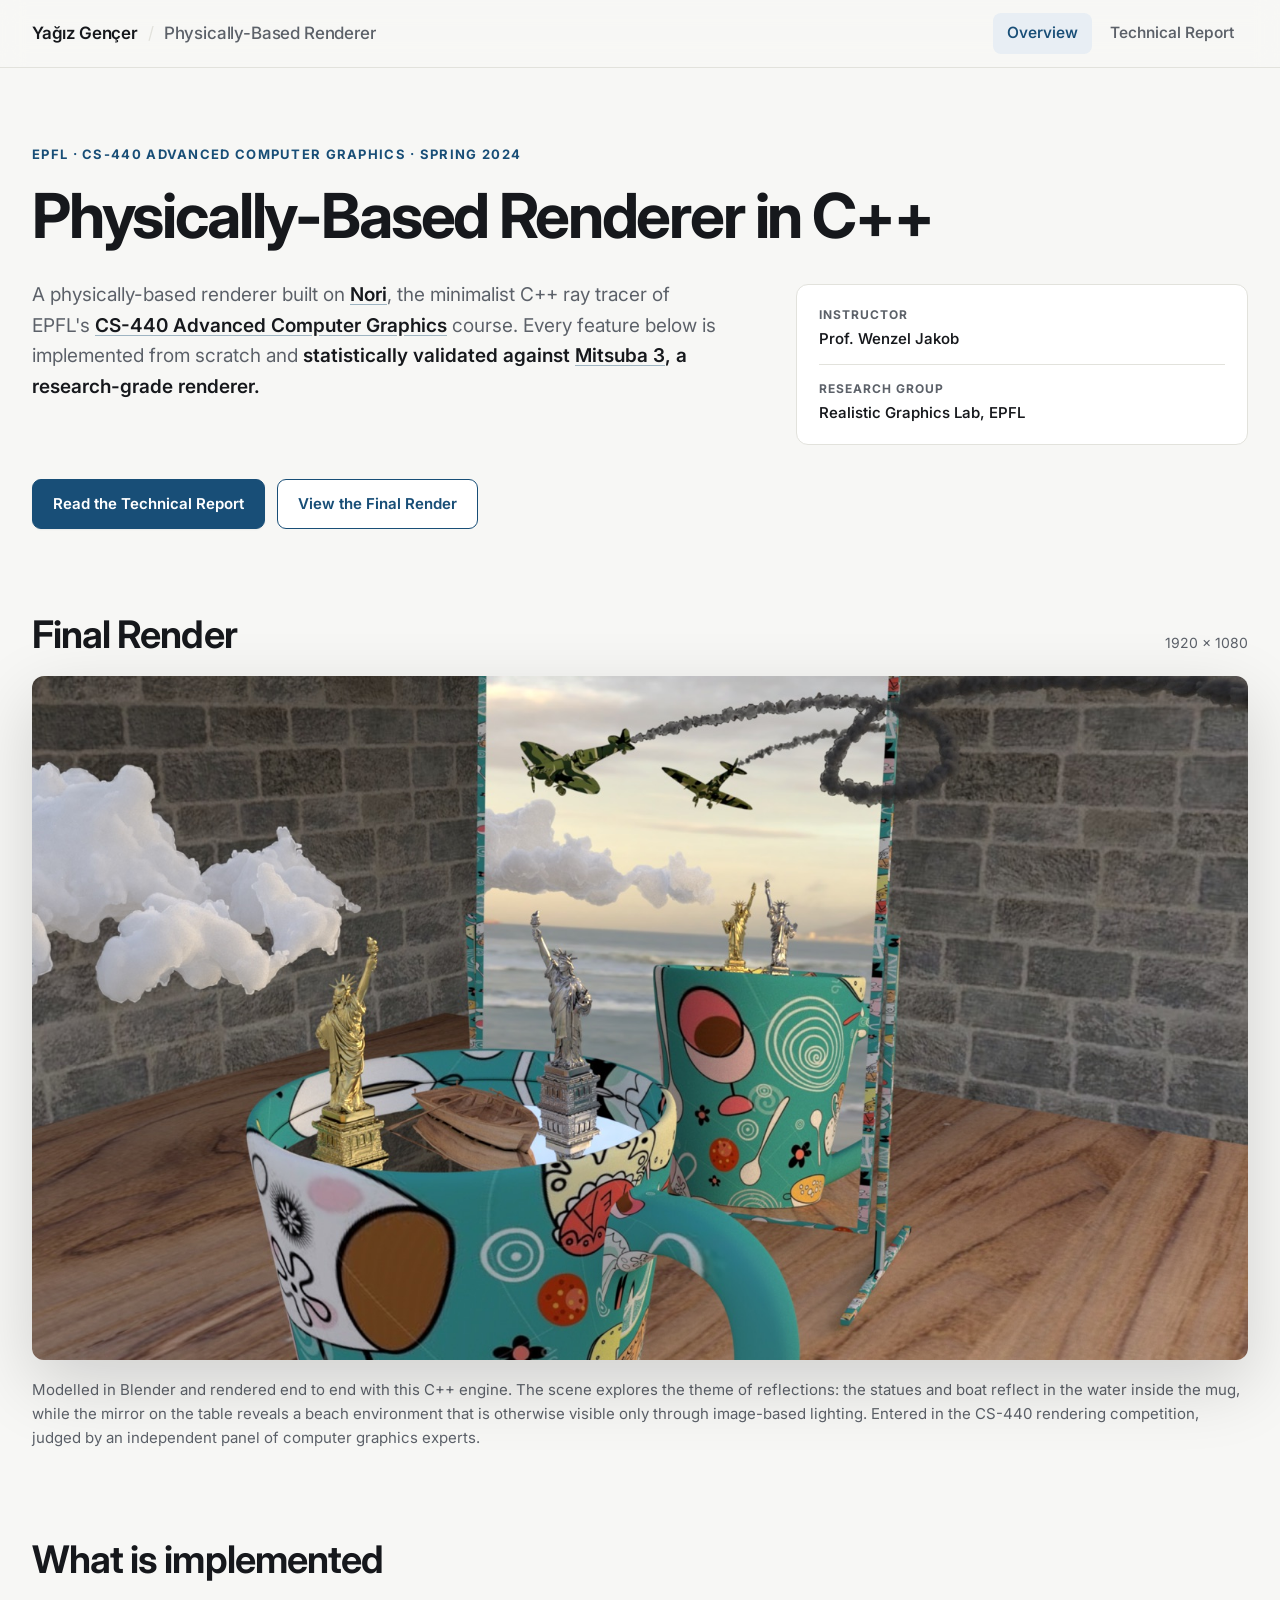
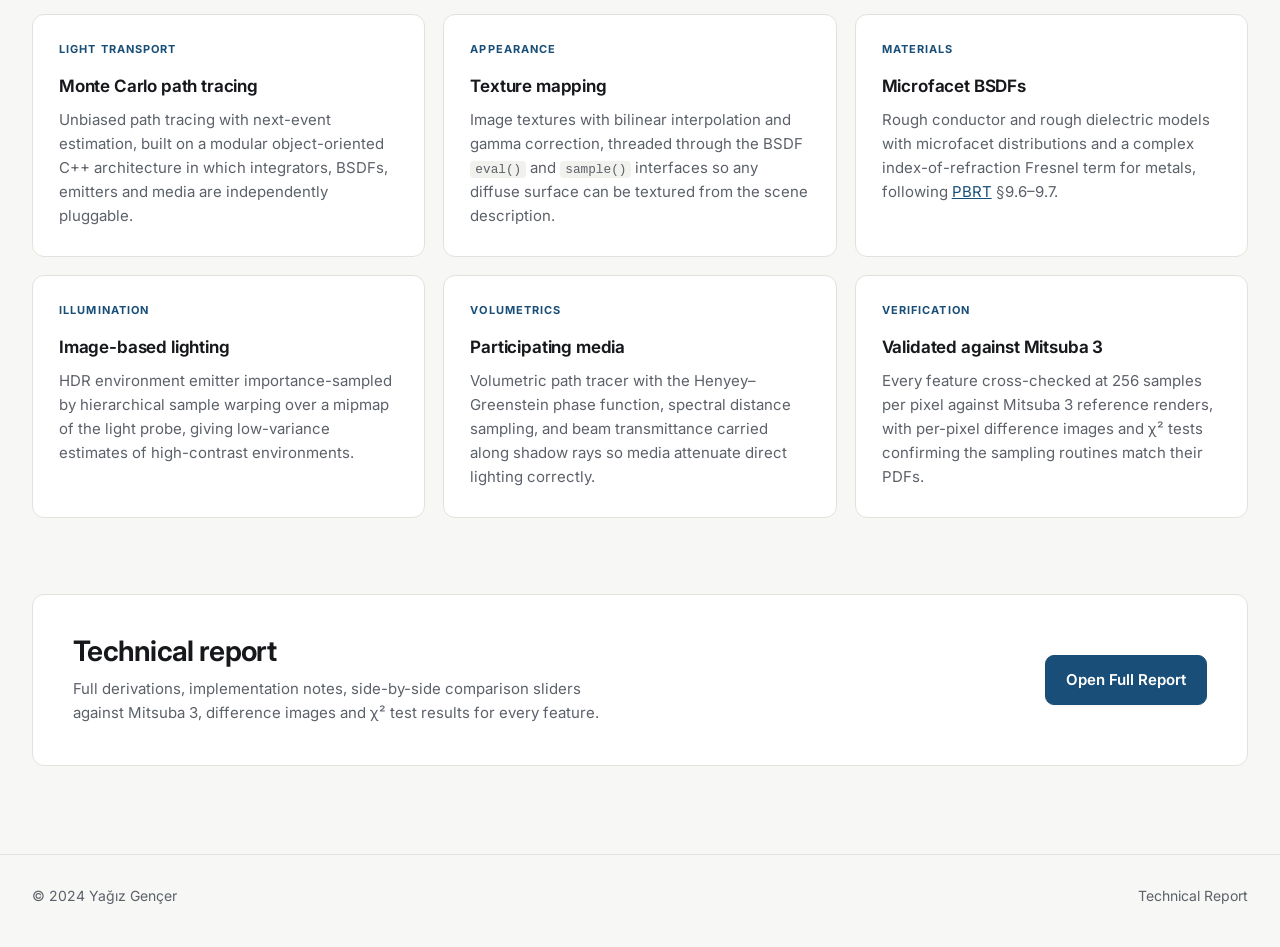
<file: index.html>
<!DOCTYPE html>
<html lang="en">
<head>
  <meta charset="UTF-8">
  <meta name="viewport" content="width=device-width, initial-scale=1.0">

  <title>Physically-Based Renderer in C++ | Yağız Gençer</title>

  <meta
    name="description"
    content="A physically-based renderer built in C++ on Nori for EPFL's CS-440 Advanced Computer Graphics: Monte Carlo path tracing, microfacet BSDFs, image-based lighting and participating media, statistically validated against Mitsuba 3."
  >

  <meta property="og:type" content="website">
  <meta property="og:title" content="Physically-Based Renderer in C++ | Yağız Gençer">
  <meta
    property="og:description"
    content="Monte Carlo path tracing, microfacet BSDFs, image-based lighting and volumetric transport — built in C++ for EPFL's CS-440 and statistically validated against Mitsuba 3."
  >
  <meta
    property="og:image"
    content="https://yagizgencer.github.io/physically-based-renderer/final_rendering/final-og.jpg"
  >
  <meta property="og:url" content="https://yagizgencer.github.io/physically-based-renderer/">
  <meta name="twitter:card" content="summary_large_image">

  <link rel="icon" href="favicon.svg" type="image/svg+xml">

  <link rel="preconnect" href="https://fonts.googleapis.com">
  <link rel="preconnect" href="https://fonts.gstatic.com" crossorigin>
  <link
    rel="stylesheet"
    href="https://fonts.googleapis.com/css2?family=Inter:wght@400;500;600;700&display=swap"
  >

  <link rel="stylesheet" href="style.css">
</head>

<body>
  <!-- Mirrored by topbarHTML() in site.js for the report page — keep in sync. -->
  <div class="topbar">
    <div class="shell">
      <a class="topbar-brand" href="index.html">
        <span>Yağız Gençer</span>
        <span class="sep">/</span>
        <span class="project">Physically-Based Renderer</span>
      </a>

      <nav class="topbar-nav" aria-label="Site">
        <a href="index.html" aria-current="page">Overview</a>
        <a href="report.html">Technical Report</a>
      </nav>
    </div>
  </div>

  <main>
    <section class="hero shell">
      <p class="eyebrow">EPFL · CS-440 Advanced Computer Graphics · Spring 2024</p>

      <h1>Physically-Based Renderer in C++</h1>

      <div class="hero-body">
        <p class="intro">
          A physically-based renderer built on
          <a href="https://wjakob.github.io/nori/" target="_blank" rel="noopener">Nori</a>,
          the minimalist C++ ray tracer of EPFL's
          <a href="https://rgl.epfl.ch/courses/ACG24" target="_blank" rel="noopener">CS-440
          Advanced Computer Graphics</a> course. Every feature below is implemented from
          scratch and <strong>statistically validated against
          <a href="https://www.mitsuba-renderer.org/" target="_blank" rel="noopener">Mitsuba
          3</a>, a research-grade renderer.</strong>
        </p>

        <dl class="meta-list">
          <div>
            <dt>Instructor</dt>
            <dd>Prof. Wenzel Jakob</dd>
          </div>

          <div>
            <dt>Research group</dt>
            <dd>Realistic Graphics Lab, EPFL</dd>
          </div>
        </dl>
      </div>

      <div class="actions">
        <a class="button primary" href="report.html">
          Read the Technical Report
        </a>

        <a class="button secondary" href="#final-render">
          View the Final Render
        </a>
      </div>
    </section>

    <section id="final-render" class="render-section shell">
      <div class="section-head">
        <h2>Final Render</h2>
        <p class="section-note">1920 × 1080</p>
      </div>

      <figure class="render">
        <a class="zoomable" href="final_rendering/final.png" aria-label="Enlarge the final render">
          <img
            src="final_rendering/final-1600.jpg"
            data-zoomable
            data-full="final_rendering/final.png"
            width="1920"
            height="1080"
            alt="Two Statues of Liberty floating on water inside a mug, with a wooden boat, aircraft leaving smoke trails, clouds, and a mirror reflecting a beach environment"
          >
        </a>

        <figcaption>
          Modelled in Blender and rendered end to end with this C++ engine. The scene
          explores the theme of reflections: the statues and boat reflect in the water
          inside the mug, while the mirror on the table reveals a beach environment that
          is otherwise visible only through image-based lighting. Entered in the CS-440
          rendering competition, judged by an independent panel of computer graphics experts.
        </figcaption>
      </figure>
    </section>

    <section class="highlights shell">
      <h2>What is implemented</h2>

      <div class="grid">
        <article>
          <span class="tag">Light transport</span>
          <h3>Monte Carlo path tracing</h3>
          <p>
            Unbiased path tracing with next-event estimation, built on a modular
            object-oriented C++ architecture in which integrators, BSDFs, emitters
            and media are independently pluggable.
          </p>
        </article>

        <article>
          <span class="tag">Appearance</span>
          <h3>Texture mapping</h3>
          <p>
            Image textures with bilinear interpolation and gamma correction, threaded
            through the BSDF <code>eval()</code> and <code>sample()</code> interfaces so any
            diffuse surface can be textured from the scene description.
          </p>
        </article>

        <article>
          <span class="tag">Materials</span>
          <h3>Microfacet BSDFs</h3>
          <p>
            Rough conductor and rough dielectric models with microfacet distributions
            and a complex index-of-refraction Fresnel term for metals, following
            <a href="https://pbr-book.org/3ed-2018/contents" target="_blank" rel="noopener">PBRT</a>
            §9.6–9.7.
          </p>
        </article>

        <article>
          <span class="tag">Illumination</span>
          <h3>Image-based lighting</h3>
          <p>
            HDR environment emitter importance-sampled by hierarchical sample warping
            over a mipmap of the light probe, giving low-variance estimates of
            high-contrast environments.
          </p>
        </article>

        <article>
          <span class="tag">Volumetrics</span>
          <h3>Participating media</h3>
          <p>
            Volumetric path tracer with the Henyey–Greenstein phase function, spectral
            distance sampling, and beam transmittance carried along shadow rays so
            media attenuate direct lighting correctly.
          </p>
        </article>

        <article>
          <span class="tag">Verification</span>
          <h3>Validated against Mitsuba 3</h3>
          <p>
            Every feature cross-checked at 256 samples per pixel against Mitsuba 3
            reference renders, with per-pixel difference images and χ² tests confirming
            the sampling routines match their PDFs.
          </p>
        </article>
      </div>
    </section>

    <section class="report-callout shell">
      <div>
        <h2>Technical report</h2>

        <p>
          Full derivations, implementation notes, side-by-side comparison sliders against
          Mitsuba 3, difference images and χ² test results for every feature.
        </p>
      </div>

      <a class="button primary" href="report.html">
        Open Full Report
      </a>
    </section>
  </main>

  <footer>
    <div class="shell">
      <p>© 2024 Yağız Gençer</p>

      <div class="footer-links">
        <a href="report.html">Technical Report</a>
      </div>
    </div>
  </footer>

  <script src="site.js" defer></script>
</body>
</html>
</file>
<file: style.css>
/* ==========================================================================
   Shared design system — loaded by index.html and report.html.
   Report-specific Markdeep overrides live in report.css.
   ========================================================================== */

:root {
  --bg: #f7f7f5;
  --surface: #ffffff;
  --surface-2: #f1f1ee;
  --text: #16181c;
  --muted: #5c6169;
  --border: #e2e2dc;
  --accent: #184e77;
  --accent-hover: #123a58;
  --accent-soft: #e8eef4;

  --shell: 1240px;
  --gutter: 64px;
  --measure: 68ch;
  --topbar-h: 68px;
  --radius: 12px;

  --shadow-sm: 0 1px 2px rgb(0 0 0 / 5%);
  --shadow-md: 0 8px 30px rgb(0 0 0 / 8%);
  --shadow-lg: 0 24px 70px rgb(0 0 0 / 16%);

  --font-sans:
    Inter,
    -apple-system,
    BlinkMacSystemFont,
    "Segoe UI",
    Roboto,
    Helvetica,
    Arial,
    sans-serif;
  --font-mono: ui-monospace, SFMono-Regular, Menlo, Consolas, monospace;
}

* {
  box-sizing: border-box;
}

html {
  scroll-behavior: smooth;
  -webkit-text-size-adjust: 100%;
}

body {
  margin: 0;
  padding-top: var(--topbar-h);
  background: var(--bg);
  color: var(--text);
  font-family: var(--font-sans);
  font-size: 17px;
  line-height: 1.6;
  -webkit-font-smoothing: antialiased;
  -moz-osx-font-smoothing: grayscale;
}

img {
  max-width: 100%;
}

/* --------------------------------------------------------------------------
   Shell — the single container width that makes both pages feel like one site
   -------------------------------------------------------------------------- */

.shell {
  width: min(var(--shell), 100% - var(--gutter));
  margin-inline: auto;
}

/* --------------------------------------------------------------------------
   Top bar (fixed, so it also works inside the report's CSS grid)
   -------------------------------------------------------------------------- */

.topbar {
  position: fixed;
  z-index: 100;
  top: 0;
  right: 0;
  left: 0;
  height: var(--topbar-h);
  background: rgb(247 247 245 / 88%);
  border-bottom: 1px solid var(--border);
  backdrop-filter: saturate(180%) blur(12px);
  -webkit-backdrop-filter: saturate(180%) blur(12px);
}

.topbar .shell {
  display: flex;
  align-items: center;
  justify-content: space-between;
  gap: 24px;
  height: 100%;
}

.topbar-brand {
  display: flex;
  align-items: center;
  gap: 10px;
  overflow: hidden;
  color: var(--text);
  font-size: 1.0625rem;
  font-weight: 600;
  letter-spacing: -0.01em;
  text-decoration: none;
  white-space: nowrap;
}

.topbar-brand .sep {
  color: var(--border);
  font-weight: 400;
}

.topbar-brand .project {
  color: var(--muted);
  font-weight: 500;
}

.topbar-nav {
  display: flex;
  align-items: center;
  gap: 4px;
  white-space: nowrap;
}

.topbar-nav a {
  padding: 8px 14px;
  border-radius: 8px;
  color: var(--muted);
  font-size: 0.9688rem;
  font-weight: 550;
  text-decoration: none;
  transition: background 140ms ease, color 140ms ease;
}

.topbar-nav a:hover {
  background: var(--surface-2);
  color: var(--text);
}

.topbar-nav a[aria-current="page"] {
  background: var(--accent-soft);
  color: var(--accent);
}

/* --------------------------------------------------------------------------
   Shared typography
   -------------------------------------------------------------------------- */

h1,
h2,
h3 {
  scroll-margin-top: calc(var(--topbar-h) + 16px);
}

h1 {
  margin: 0;
  font-size: clamp(2.1rem, 4.85vw, 3.875rem);
  font-weight: 700;
  line-height: 1.05;
  letter-spacing: -0.035em;
  text-wrap: balance;
}

h2 {
  margin: 0 0 18px;
  font-size: clamp(1.75rem, 3vw, 2.375rem);
  font-weight: 660;
  line-height: 1.15;
  letter-spacing: -0.025em;
}

h3 {
  margin: 0 0 8px;
  font-size: 1.0625rem;
  font-weight: 650;
  letter-spacing: -0.01em;
}

a {
  color: var(--accent);
}

.eyebrow {
  margin: 0 0 18px;
  color: var(--accent);
  font-size: 0.8125rem;
  font-weight: 700;
  letter-spacing: 0.1em;
  text-transform: uppercase;
}

/* --------------------------------------------------------------------------
   Buttons
   -------------------------------------------------------------------------- */

.button {
  display: inline-block;
  padding: 12px 20px;
  border: 1px solid var(--accent);
  border-radius: 9px;
  font-size: 0.9375rem;
  font-weight: 620;
  text-decoration: none;
  transition: transform 150ms ease, background 150ms ease, box-shadow 150ms ease;
}

.button:hover {
  transform: translateY(-2px);
}

.button.primary {
  background: var(--accent);
  color: #ffffff;
  box-shadow: var(--shadow-sm);
}

.button.primary:hover {
  background: var(--accent-hover);
  box-shadow: 0 8px 20px rgb(24 78 119 / 25%);
}

.button.secondary {
  background: var(--surface);
  color: var(--accent);
}

.button.secondary:hover {
  background: var(--accent-soft);
}

/* --------------------------------------------------------------------------
   Hero
   -------------------------------------------------------------------------- */

.hero {
  padding: 76px 0 56px;
}

.hero-body {
  display: grid;
  grid-template-columns: minmax(0, 1.55fr) minmax(0, 1fr);
  gap: 28px 64px;
  align-items: start;
  margin-top: 32px;
}

.intro {
  max-width: var(--measure);
  margin: 0;
  color: var(--muted);
  font-size: 1.1875rem;
  line-height: 1.62;
}

.intro strong {
  color: var(--text);
  font-weight: 600;
}

.intro a {
  color: var(--text);
  font-weight: 600;
  text-decoration: underline;
  text-decoration-color: rgb(24 78 119 / 40%);
  text-underline-offset: 3px;
}

.intro a:hover {
  color: var(--accent);
  text-decoration-color: var(--accent);
}

.meta-list {
  margin: 4px 0 0;
  padding: 20px 22px;
  background: var(--surface);
  border: 1px solid var(--border);
  border-radius: var(--radius);
}

.meta-list div + div {
  margin-top: 14px;
  padding-top: 14px;
  border-top: 1px solid var(--border);
}

.meta-list dt {
  color: var(--muted);
  font-size: 0.75rem;
  font-weight: 700;
  letter-spacing: 0.08em;
  text-transform: uppercase;
}

.meta-list dd {
  margin: 4px 0 0;
  font-size: 0.9375rem;
  font-weight: 550;
  line-height: 1.45;
}

.meta-list dd a {
  text-decoration: none;
}

.meta-list dd a:hover {
  text-decoration: underline;
}

.actions {
  display: flex;
  flex-wrap: wrap;
  gap: 12px;
  margin-top: 34px;
}

/* --------------------------------------------------------------------------
   Final render figure
   -------------------------------------------------------------------------- */

.render-section {
  padding: 28px 0 80px;
}

.render-section .section-head {
  display: flex;
  flex-wrap: wrap;
  align-items: baseline;
  justify-content: space-between;
  gap: 8px 24px;
  margin-bottom: 20px;
}

.render-section h2 {
  margin: 0;
}

.section-note {
  margin: 0;
  color: var(--muted);
  font-size: 0.875rem;
}

figure.render {
  margin: 0;
}

.zoomable {
  position: relative;
  display: block;
  overflow: hidden;
  border-radius: var(--radius);
  box-shadow: var(--shadow-lg);
  cursor: zoom-in;
}

.zoomable img {
  display: block;
  width: 100%;
  height: auto;
  transition: transform 400ms cubic-bezier(0.2, 0.8, 0.2, 1);
}

.zoomable:hover img {
  transform: scale(1.012);
}

.zoomable::after {
  content: "⤢ Click to enlarge";
  position: absolute;
  right: 16px;
  bottom: 16px;
  padding: 8px 14px;
  border-radius: 999px;
  background: rgb(10 12 16 / 62%);
  color: #ffffff;
  font-size: 0.8125rem;
  font-weight: 600;
  letter-spacing: 0.01em;
  opacity: 0;
  transition: opacity 200ms ease;
  backdrop-filter: blur(6px);
  -webkit-backdrop-filter: blur(6px);
  pointer-events: none;
}

.zoomable:hover::after,
.zoomable:focus-visible::after {
  opacity: 1;
}

figure.render figcaption {
  /* Deliberately unconstrained: this sits under a full-shell-width image, and
     a narrower measure here reads as a broken margin rather than a text column. */
  margin: 18px 0 0;
  color: var(--muted);
  font-size: 0.9375rem;
  line-height: 1.6;
}

/* --------------------------------------------------------------------------
   Feature cards
   -------------------------------------------------------------------------- */

.highlights {
  padding: 8px 0 76px;
}

.grid {
  display: grid;
  grid-template-columns: repeat(auto-fit, minmax(300px, 1fr));
  gap: 18px;
  margin-top: 32px;
}

.grid article {
  padding: 26px 26px 28px;
  background: var(--surface);
  border: 1px solid var(--border);
  border-radius: var(--radius);
  transition: transform 180ms ease, box-shadow 180ms ease;
}

.grid article:hover {
  transform: translateY(-3px);
  box-shadow: var(--shadow-md);
}

.grid .tag {
  display: block;
  margin-bottom: 14px;
  color: var(--accent);
  font-size: 0.6875rem;
  font-weight: 700;
  letter-spacing: 0.1em;
  text-transform: uppercase;
}

.grid p {
  margin: 0;
  color: var(--muted);
  font-size: 0.9375rem;
  line-height: 1.6;
}

.grid p code {
  padding: 1px 5px;
  border-radius: 4px;
  background: var(--surface-2);
  font-family: var(--font-mono);
  font-size: 0.85em;
}

/* --------------------------------------------------------------------------
   Report call-out
   -------------------------------------------------------------------------- */

.report-callout {
  display: flex;
  align-items: center;
  justify-content: space-between;
  gap: 36px;
  /* `auto` matters: this element also carries .shell, whose margin-inline:auto
     a plain `margin: 0 0 88px` shorthand would silently cancel. */
  margin: 0 auto 88px;
  padding: 40px;
  background: var(--surface);
  border: 1px solid var(--border);
  border-radius: var(--radius);
}

.report-callout h2 {
  margin-bottom: 10px;
  font-size: clamp(1.5rem, 2.2vw, 1.875rem);
}

.report-callout p {
  max-width: 62ch;
  margin: 0;
  color: var(--muted);
  font-size: 0.9375rem;
}

/* --------------------------------------------------------------------------
   Footer
   -------------------------------------------------------------------------- */

footer {
  padding: 30px 0 40px;
  border-top: 1px solid var(--border);
  color: var(--muted);
  font-size: 0.875rem;
}

footer .shell {
  display: flex;
  flex-wrap: wrap;
  align-items: center;
  justify-content: space-between;
  gap: 10px 24px;
}

footer p {
  margin: 0;
}

.footer-links {
  display: flex;
  flex-wrap: wrap;
  gap: 20px;
}

.footer-links a {
  color: var(--muted);
  text-decoration: none;
}

.footer-links a:hover {
  color: var(--accent);
  text-decoration: underline;
}

/* --------------------------------------------------------------------------
   Lightbox (shared by both pages, built lazily by site.js)
   -------------------------------------------------------------------------- */

.lightbox {
  position: fixed;
  z-index: 1000;
  inset: 0;
  display: flex;
  align-items: center;
  justify-content: center;
  padding: 3vmin;
  background: rgb(10 12 16 / 92%);
  opacity: 0;
  transition: opacity 180ms ease;
  cursor: zoom-out;
}

/* Required: the rule above sets display:flex, which beats the UA stylesheet's
   [hidden]{display:none}. Without this the closed lightbox stays laid out at
   opacity 0 — an invisible full-screen layer that keeps the zoom-out cursor
   and eats every click on the page. */
.lightbox[hidden] {
  display: none;
}

.lightbox.is-open {
  opacity: 1;
}

.lightbox img {
  max-width: 100%;
  max-height: 94vh;
  border-radius: 6px;
  object-fit: contain;
  box-shadow: 0 30px 90px rgb(0 0 0 / 60%);
  transform: scale(0.985);
  transition: transform 180ms ease;
}

.lightbox.is-open img {
  transform: scale(1);
}

.lightbox-close {
  position: absolute;
  top: 16px;
  right: 20px;
  width: 42px;
  height: 42px;
  padding: 0;
  border: 1px solid rgb(255 255 255 / 22%);
  border-radius: 50%;
  background: rgb(255 255 255 / 10%);
  color: #ffffff;
  font-family: inherit;
  font-size: 1.25rem;
  line-height: 1;
  cursor: pointer;
  transition: background 150ms ease;
}

.lightbox-close:hover {
  background: rgb(255 255 255 / 22%);
}

body.lightbox-open {
  overflow: hidden;
}

/* Chrome promotes elements with backdrop-filter above later siblings, so the
   top bar paints through the lightbox scrim no matter how high its z-index is.
   Take it out of the picture instead — it also reads better over a full-bleed
   image. */
body.lightbox-open .topbar {
  display: none;
}

/* --------------------------------------------------------------------------
   Responsive
   -------------------------------------------------------------------------- */

@media (max-width: 1080px) {
  .hero-body {
    grid-template-columns: minmax(0, 1fr);
    gap: 28px;
  }

  .meta-list {
    display: grid;
    grid-template-columns: repeat(auto-fit, minmax(200px, 1fr));
    gap: 18px;
  }

  .meta-list div + div {
    margin-top: 0;
    padding-top: 0;
    border-top: none;
  }
}

@media (max-width: 760px) {
  :root {
    --gutter: 32px;
  }

  body {
    font-size: 16px;
  }

  .hero {
    padding: 44px 0 36px;
  }

  .topbar-brand .sep,
  .topbar-brand .project {
    display: none;
  }

  .topbar-nav a {
    padding: 6px 9px;
  }

  .render-section {
    padding-bottom: 56px;
  }

  .zoomable::after {
    opacity: 1;
    right: 10px;
    bottom: 10px;
    padding: 6px 11px;
    font-size: 0.75rem;
  }

  .report-callout {
    align-items: flex-start;
    flex-direction: column;
    padding: 28px;
  }
}

@media (max-width: 560px) {
  :root {
    --gutter: 24px;
  }

  .topbar-nav a {
    padding: 6px 8px;
    font-size: 0.8125rem;
  }

  .topbar-brand {
    font-size: 0.875rem;
  }

  .hero-body {
    margin-top: 24px;
  }

  .actions {
    margin-top: 26px;
  }

  .actions .button {
    flex: 1 1 100%;
    text-align: center;
  }
}

@media (prefers-reduced-motion: reduce) {
  html {
    scroll-behavior: auto;
  }

  * {
    transition-duration: 0.01ms !important;
  }
}
</file>
